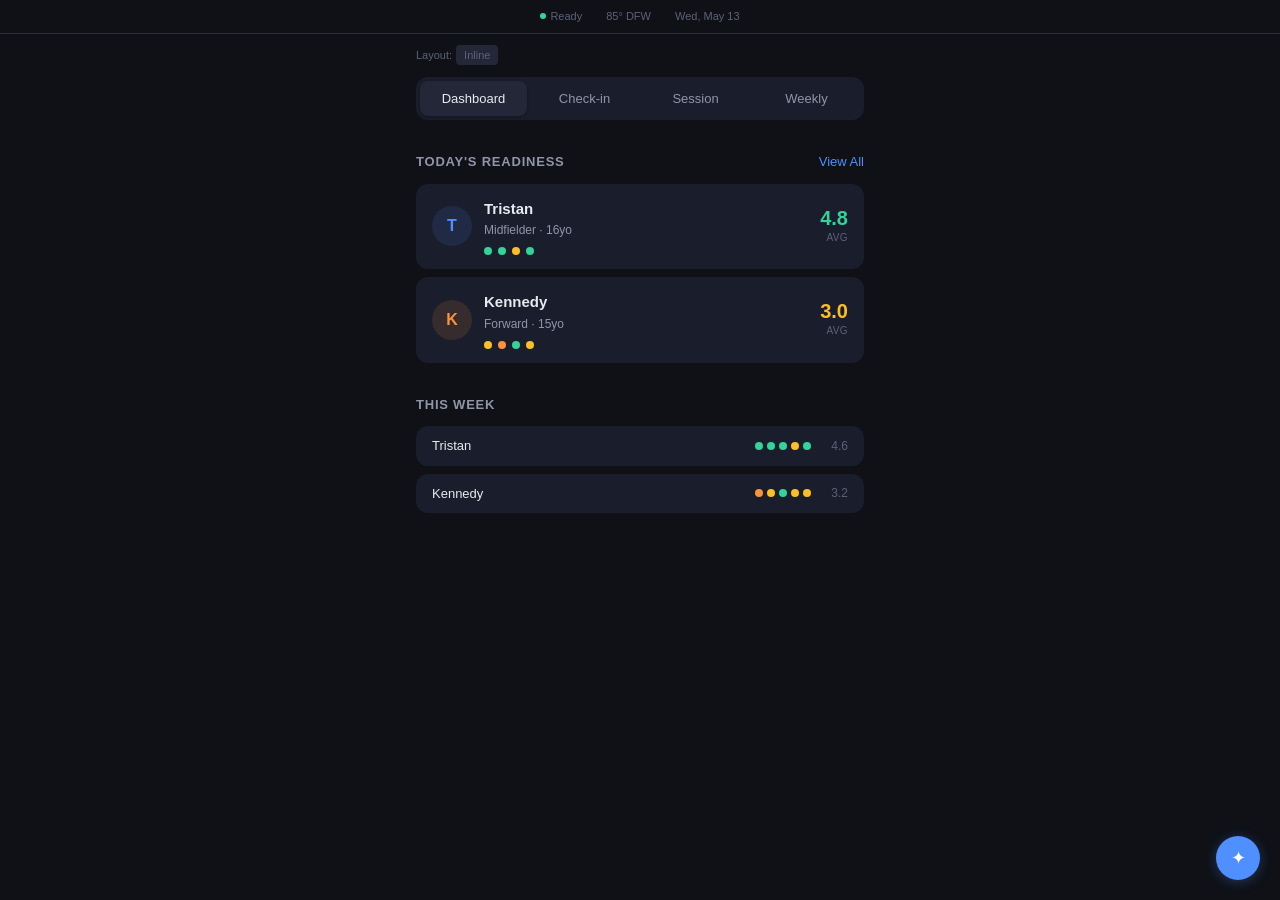
<file: design/Performance Coach v1.html>
<!DOCTYPE html>
<html lang="en">
<head>
<meta charset="UTF-8">
<meta name="viewport" content="width=device-width,initial-scale=1,viewport-fit=cover,user-scalable=no">
<meta name="apple-mobile-web-app-capable" content="yes">
<title>Performance Coach — Design Prototype</title>
<style>
/* ── Tokens ── */
:root {
  --bg: #0f1117;
  --card: #1a1d2b;
  --card-hover: #222638;
  --surface: #232738;
  --border: #2a2e3e;
  --text: #e8eaf0;
  --text-secondary: #9095a8;
  --text-muted: #5c6178;
  --accent: #4f8fff;
  --accent-dim: #2a4f8a;
  --green: #34d399;
  --green-bg: rgba(52,211,153,0.08);
  --yellow: #fbbf24;
  --yellow-bg: rgba(251,191,36,0.08);
  --orange: #fb923c;
  --orange-bg: rgba(251,146,60,0.08);
  --red: #f87171;
  --red-bg: rgba(248,113,113,0.08);
  --radius-sm: 8px;
  --radius-md: 12px;
  --radius-lg: 16px;
  --shadow: 0 1px 3px rgba(0,0,0,0.3);
  --font: -apple-system, BlinkMacSystemFont, 'SF Pro', 'Inter', sans-serif;
  --font-mono: 'SF Mono', 'JetBrains Mono', monospace;
  --density: 0;
  --accent-hue: 217;
  --accent-sat: 100%;
  --accent-light: 63%;
}
[data-density="compact"] {
  --density: -1;
}
[data-density="spacious"] {
  --density: 1;
}
[data-accent="green"] {
  --accent: #34d399;
}
[data-accent="orange"] {
  --accent: #fb923c;
}
[data-rating="pill"] .btn-rating {
  border-radius: 999px;
  min-width: 40px;
}
[data-rating="square"] .btn-rating {
  border-radius: 8px;
}
/* ── Reset ── */
*,*::before,*::after{box-sizing:border-box;margin:0;padding:0}
html{font-size:16px;-webkit-text-size-adjust:100%}
body{
  font-family:var(--font);
  background:var(--bg);
  color:var(--text);
  line-height:1.5;
  overflow-x:hidden;
  -webkit-font-smoothing:antialiased;
}
/* ── Layout ── */
.container{max-width:480px;margin:0 auto;padding:0 16px}
.section{margin-bottom:24px}
.section-header{
  display:flex;justify-content:space-between;align-items:baseline;
  margin-bottom:12px;padding-top:calc(16px + var(--density) * 8px);
}
.section-title{
  font-size:13px;font-weight:600;text-transform:uppercase;
  letter-spacing:0.06em;color:var(--text-secondary);
}
.section-action{
  font-size:13px;color:var(--accent);font-weight:500;cursor:pointer;
}
.section-action:hover{opacity:0.8}
/* ── Status Bar ── */
.status-bar{
  padding:8px 0;display:flex;justify-content:center;gap:24px;
  font-size:11px;font-weight:500;color:var(--text-muted);
  border-bottom:1px solid var(--border);margin-bottom:8px;
}
.status-bar span{display:flex;align-items:center;gap:4px}
.status-dot{width:6px;height:6px;border-radius:50%;display:inline-block}
/* ── Athlete Card (Dashboard) ── */
.athlete-row{
  display:flex;align-items:center;gap:12px;
  background:var(--card);border-radius:var(--radius-md);padding:14px 16px;
  margin-bottom:8px;cursor:pointer;transition:background 0.15s;
}
.athlete-row:active{background:var(--card-hover)}
.athlete-avatar{
  width:40px;height:40px;border-radius:50%;
  display:flex;align-items:center;justify-content:center;
  font-size:16px;font-weight:700;flex-shrink:0;
}
.athlete-info{flex:1;min-width:0}
.athlete-name{font-size:15px;font-weight:600}
.athlete-meta{font-size:12px;color:var(--text-secondary);margin-top:1px}
.athlete-status{text-align:right;flex-shrink:0}
.athlete-score{
  font-size:20px;font-weight:700;line-height:1;
}
.athlete-label{
  font-size:10px;text-transform:uppercase;letter-spacing:0.04em;
  color:var(--text-muted);margin-top:2px;
}
/* ── Readiness Badge ── */
.badge{
  display:inline-flex;align-items:center;gap:5px;
  padding:3px 10px;border-radius:999px;font-size:11px;font-weight:600;
}
.badge-green{background:var(--green-bg);color:var(--green)}
.badge-yellow{background:var(--yellow-bg);color:var(--yellow)}
.badge-orange{background:var(--orange-bg);color:var(--orange)}
.badge-red{background:var(--red-bg);color:var(--red)}
/* ── Metric Dots ── */
.metrics-row{
  display:flex;gap:6px;margin-top:8px;
}
.metric-dot{
  width:8px;height:8px;border-radius:50%;display:inline-block;
}
/* ── Check-in Screen ── */
.checkin-card{
  background:var(--card);border-radius:var(--radius-lg);padding:20px;
}
.checkin-athlete{
  display:flex;align-items:center;gap:10px;margin-bottom:16px;
}
.checkin-athlete-avatar{width:32px;height:32px;border-radius:50%}
.checkin-athlete-name{font-size:15px;font-weight:600}
.checkin-athlete-date{font-size:12px;color:var(--text-muted)}
.rating-group{
  margin-bottom:calc(16px + var(--density) * 4px);
}
.rating-label{
  display:flex;justify-content:space-between;align-items:center;
  font-size:14px;font-weight:500;margin-bottom:8px;
}
.rating-hint{font-size:12px;color:var(--text-secondary);font-weight:400}
.rating-scale{
  display:flex;gap:8px;
}
.btn-rating{
  flex:1;aspect-ratio:1;
  display:flex;align-items:center;justify-content:center;
  background:var(--surface);border:none;color:var(--text-secondary);
  font-size:15px;font-weight:600;border-radius:var(--radius-sm);
  cursor:pointer;transition:all 0.12s;min-height:48px;
  -webkit-tap-highlight-color:transparent;
}
.btn-rating:active{transform:scale(0.94)}
.btn-rating.selected{
  background:var(--accent-dim);color:var(--accent);box-shadow:0 0 0 1px var(--accent);
}
.btn-rating.selected.pill-selected{background:var(--accent);color:#fff;box-shadow:none}
.btn-rating.selected.energy{background:rgba(79,143,255,0.15);color:var(--accent);box-shadow:0 0 0 1px var(--accent)}
.btn-rating.selected.sleep{background:rgba(96,165,250,0.15);color:#60a5fa;box-shadow:0 0 0 1px #60a5fa}
.btn-rating.selected.soreness{background:rgba(251,146,60,0.15);color:var(--orange);box-shadow:0 0 0 1px var(--orange)}
.btn-rating.selected.motivation{background:rgba(52,211,153,0.15);color:var(--green);box-shadow:0 0 0 1px var(--green)}
.checkin-submit{
  width:100%;padding:14px;border:none;border-radius:var(--radius-md);
  background:var(--accent);color:#fff;font-size:16px;font-weight:600;
  cursor:pointer;margin-top:4px;transition:opacity 0.15s;
}
.checkin-submit:active{opacity:0.85}
.checkin-submit:disabled{opacity:0.4;cursor:default}
/* ── Session View ── */
.session-card{
  background:var(--card);border-radius:var(--radius-md);padding:16px;margin-bottom:8px;
}
.session-header{
  display:flex;justify-content:space-between;align-items:center;margin-bottom:10px;
}
.session-name{font-size:15px;font-weight:600}
.session-date{font-size:12px;color:var(--text-muted)}
.session-block{
  padding:10px 12px;border-radius:var(--radius-sm);
  margin-bottom:8px;font-size:13px;line-height:1.6;
}
.session-block.speed{background:rgba(79,143,255,0.06);border-left:3px solid var(--accent)}
.session-block.strength{background:rgba(52,211,153,0.06);border-left:3px solid var(--green)}
.session-block-title{font-size:12px;font-weight:600;text-transform:uppercase;letter-spacing:0.04em;margin-bottom:6px;color:var(--text-secondary)}
.session-exercise{padding:2px 0}
/* ── Weekly Summary ── */
.weekly-header{
  background:var(--card);border-radius:var(--radius-lg);padding:20px;
  margin-bottom:12px;text-align:center;
}
.weekly-athlete{font-size:17px;font-weight:700;margin-bottom:2px}
.weekly-dates{font-size:12px;color:var(--text-muted);margin-bottom:12px}
.weekly-stats{
  display:flex;justify-content:center;gap:24px;
}
.weekly-stat{
  text-align:center;
}
.weekly-stat-value{font-size:22px;font-weight:700}
.weekly-stat-label{font-size:11px;color:var(--text-muted);margin-top:1px}
.weekly-day{
  display:flex;align-items:center;gap:10px;
  background:var(--card);border-radius:var(--radius-sm);padding:10px 12px;
  margin-bottom:4px;
}
.weekly-day-label{font-size:13px;font-weight:500;width:50px;flex-shrink:0}
.weekly-day-dots{display:flex;gap:4px}
.weekly-day-note{font-size:12px;color:var(--text-secondary);flex:1;text-align:right}
.weekly-note{
  background:var(--card);border-radius:var(--radius-md);padding:14px 16px;margin-top:12px;
}
.weekly-note-title{font-size:13px;font-weight:600;margin-bottom:6px}
.weekly-note-text{font-size:13px;color:var(--text-secondary);line-height:1.6}
/* ── Tabs ── */
.tabs{
  display:flex;gap:4px;background:var(--card);border-radius:var(--radius-md);
  padding:4px;margin-bottom:16px;
}
.tab{
  flex:1;padding:10px;text-align:center;border-radius:var(--radius-sm);
  font-size:13px;font-weight:500;color:var(--text-secondary);
  cursor:pointer;transition:all 0.15s;border:none;background:transparent;
  -webkit-tap-highlight-color:transparent;
}
.tab.active{background:var(--surface);color:var(--text);box-shadow:var(--shadow)}
/* ── Tweaks ── */
.tweaks-toggle{
  position:fixed;bottom:20px;right:20px;z-index:100;
  width:44px;height:44px;border-radius:50%;border:none;
  background:var(--accent);color:#fff;font-size:18px;
  cursor:pointer;box-shadow:0 2px 12px rgba(79,143,255,0.3);
  display:flex;align-items:center;justify-content:center;
  -webkit-tap-highlight-color:transparent;
}
.tweaks-panel{
  position:fixed;bottom:0;left:0;right:0;z-index:99;
  background:var(--card);border-radius:var(--radius-lg) var(--radius-lg) 0 0;
  padding:20px;padding-bottom:calc(20px + env(safe-area-inset-bottom));
  transform:translateY(100%);transition:transform 0.3s cubic-bezier(0.16,1,0.3,1);
  max-height:60vh;overflow-y:auto;
}
.tweaks-panel.open{transform:translateY(0)}
.tweaks-handle{
  width:36px;height:4px;background:var(--border);border-radius:2px;
  margin:0 auto 16px;
}
.tweaks-label{font-size:12px;font-weight:600;text-transform:uppercase;letter-spacing:0.05em;color:var(--text-secondary);margin-bottom:8px}
.tweaks-row{display:flex;gap:8px;margin-bottom:16px;flex-wrap:wrap}
.tweak-btn{
  padding:8px 16px;border-radius:999px;border:1px solid var(--border);
  background:transparent;color:var(--text-secondary);font-size:13px;font-weight:500;
  cursor:pointer;transition:all 0.12s;
}
.tweak-btn.active{border-color:var(--accent);color:var(--accent);background:rgba(79,143,255,0.08)}
/* ── Variant Switch ── */
.variant-badge{
  display:inline-flex;align-items:center;gap:4px;
  font-size:11px;color:var(--text-muted);margin-bottom:12px;
}
.variant-badge span{
  background:var(--surface);padding:2px 8px;border-radius:4px;font-weight:500;
}
</style>
</head>
<body>

<!-- Status Bar -->
<div class="status-bar">
  <span><span class="status-dot" style="background:var(--green)"></span> Ready</span>
  <span>85° DFW</span>
  <span>Wed, May 13</span>
</div>

<div class="container">
  <div class="variant-badge">Layout: <span id="variantLabel">Inline</span></div>

  <!-- Tabs -->
  <div class="tabs" id="tabs">
    <button class="tab active" data-tab="dashboard">Dashboard</button>
    <button class="tab" data-tab="checkin">Check-in</button>
    <button class="tab" data-tab="session">Session</button>
    <button class="tab" data-tab="weekly">Weekly</button>
  </div>

  <!-- ═══ DASHBOARD ═══ -->
  <div class="tab-content" id="panel-dashboard">
    <div class="section">
      <div class="section-header">
        <div class="section-title">Today's Readiness</div>
        <div class="section-action">View All</div>
      </div>

      <div class="athlete-row">
        <div class="athlete-avatar" style="background:rgba(79,143,255,0.12);color:var(--accent)">T</div>
        <div class="athlete-info">
          <div class="athlete-name">Tristan</div>
          <div class="athlete-meta">Midfielder · 16yo</div>
          <div class="metrics-row">
            <span class="metric-dot" style="background:var(--green)" title="Energy 5"></span>
            <span class="metric-dot" style="background:var(--green)" title="Sleep 4"></span>
            <span class="metric-dot" style="background:var(--yellow)" title="Soreness 3"></span>
            <span class="metric-dot" style="background:var(--green)" title="Motivation 5"></span>
          </div>
        </div>
        <div class="athlete-status">
          <div class="athlete-score" style="color:var(--green)">4.8</div>
          <div class="athlete-label">avg</div>
        </div>
      </div>

      <div class="athlete-row">
        <div class="athlete-avatar" style="background:rgba(251,146,60,0.12);color:var(--orange)">K</div>
        <div class="athlete-info">
          <div class="athlete-name">Kennedy</div>
          <div class="athlete-meta">Forward · 15yo</div>
          <div class="metrics-row">
            <span class="metric-dot" style="background:var(--yellow)" title="Energy 3"></span>
            <span class="metric-dot" style="background:var(--orange)" title="Sleep 2"></span>
            <span class="metric-dot" style="background:var(--green)" title="Soreness 4"></span>
            <span class="metric-dot" style="background:var(--yellow)" title="Motivation 3"></span>
          </div>
        </div>
        <div class="athlete-status">
          <div class="athlete-score" style="color:var(--yellow)">3.0</div>
          <div class="athlete-label">avg</div>
        </div>
      </div>

      <!-- Week trend mini -->
      <div style="margin-top:16px">
        <div class="section-header">
          <div class="section-title">This Week</div>
        </div>
        <div class="athlete-row" style="padding:10px 16px">
          <div style="flex:1;font-size:13px">Tristan</div>
          <div style="display:flex;gap:4px">
            <span class="metric-dot" style="background:var(--green)"></span>
            <span class="metric-dot" style="background:var(--green)"></span>
            <span class="metric-dot" style="background:var(--green)"></span>
            <span class="metric-dot" style="background:var(--yellow)"></span>
            <span class="metric-dot" style="background:var(--green)"></span>
          </div>
          <div style="font-size:12px;color:var(--text-muted);margin-left:8px">4.6</div>
        </div>
        <div class="athlete-row" style="padding:10px 16px">
          <div style="flex:1;font-size:13px">Kennedy</div>
          <div style="display:flex;gap:4px">
            <span class="metric-dot" style="background:var(--orange)"></span>
            <span class="metric-dot" style="background:var(--yellow)"></span>
            <span class="metric-dot" style="background:var(--green)"></span>
            <span class="metric-dot" style="background:var(--yellow)"></span>
            <span class="metric-dot" style="background:var(--yellow)"></span>
          </div>
          <div style="font-size:12px;color:var(--text-muted);margin-left:8px">3.2</div>
        </div>
      </div>
    </div>
  </div>

  <!-- ═══ CHECK-IN ═══ -->
  <div class="tab-content" id="panel-checkin" style="display:none">
    <div class="section">
      <div class="section-header">
        <div class="section-title">Evening Check-in</div>
      </div>
      <div class="checkin-card" id="variantContainer">
        <!-- Inline variant rendered by JS -->
      </div>
    </div>
  </div>

  <!-- ═══ SESSION ═══ -->
  <div class="tab-content" id="panel-session" style="display:none">
    <div class="section">
      <div class="section-header">
        <div class="section-title">Today's Plan</div>
        <div class="section-action">May 13</div>
      </div>

      <div class="session-card">
        <div class="session-header">
          <div class="session-name">ATG Warm-up</div>
          <span class="badge badge-green">Complete</span>
        </div>
        <div style="font-size:13px;color:var(--text-secondary);padding:4px 0">
          10 min · Coach-led
        </div>
      </div>

      <div class="session-card">
        <div class="session-header">
          <div class="session-name">Speed Block</div>
          <span class="badge badge-yellow">Today</span>
        </div>
        <div class="session-block speed">
          <div class="session-block-title">Linear Speed</div>
          <div class="session-exercise">3x20m acceleration · rest 90s</div>
          <div class="session-exercise">3x30m fly-in · rest 2min</div>
        </div>
        <div class="session-block speed">
          <div class="session-block-title">Change of Direction</div>
          <div class="session-exercise">4x pro-agility · rest 60s</div>
        </div>
      </div>

      <div class="session-card">
        <div class="session-header">
          <div class="session-name">Strength Block</div>
          <span class="badge badge-yellow">Today</span>
        </div>
        <div class="session-block strength">
          <div class="session-block-title">Main Lift</div>
          <div class="session-exercise">Front squat · 3x5 @ RPE 7</div>
        </div>
        <div class="session-block strength">
          <div class="session-block-title">Accessory</div>
          <div class="session-exercise">Bulgarian split squat · 3x8/side</div>
          <div class="session-exercise">Nordic curl · 3x6</div>
          <div class="session-exercise">Core circuit · 3 rounds</div>
        </div>
      </div>
    </div>
  </div>

  <!-- ═══ WEEKLY ═══ -->
  <div class="tab-content" id="panel-weekly" style="display:none">
    <div class="section">
      <div class="weekly-header">
        <div class="weekly-athlete" style="color:var(--accent)">Tristan</div>
        <div class="weekly-dates">May 4–10, 2026</div>
        <div class="weekly-stats">
          <div class="weekly-stat">
            <div class="weekly-stat-value" style="color:var(--green)">4.3</div>
            <div class="weekly-stat-label">avg readiness</div>
          </div>
          <div class="weekly-stat">
            <div class="weekly-stat-value" style="color:var(--green)">+0.2</div>
            <div class="weekly-stat-label">vs last week</div>
          </div>
          <div class="weekly-stat">
            <div class="weekly-stat-value">3/3</div>
            <div class="weekly-stat-label">sessions</div>
          </div>
        </div>
      </div>

      <div class="weekly-day">
        <div class="weekly-day-label">Mon</div>
        <div class="weekly-day-dots">
          <span class="metric-dot" style="background:var(--green)"></span>
          <span class="metric-dot" style="background:var(--green)"></span>
          <span class="metric-dot" style="background:var(--yellow)"></span>
          <span class="metric-dot" style="background:var(--green)"></span>
        </div>
        <div class="weekly-day-note">4.5 · Speed day</div>
      </div>
      <div class="weekly-day">
        <div class="weekly-day-label">Wed</div>
        <div class="weekly-day-dots">
          <span class="metric-dot" style="background:var(--green)"></span>
          <span class="metric-dot" style="background:var(--green)"></span>
          <span class="metric-dot" style="background:var(--green)"></span>
          <span class="metric-dot" style="background:var(--green)"></span>
        </div>
        <div class="weekly-day-note">4.8 · Strength day</div>
      </div>
      <div class="weekly-day">
        <div class="weekly-day-label">Fri</div>
        <div class="weekly-day-dots">
          <span class="metric-dot" style="background:var(--green)"></span>
          <span class="metric-dot" style="background:var(--yellow)"></span>
          <span class="metric-dot" style="background:var(--yellow)"></span>
          <span class="metric-dot" style="background:var(--green)"></span>
        </div>
        <div class="weekly-day-note">3.8 · Light soreness</div>
      </div>

      <div class="weekly-note">
        <div class="weekly-note-title">Coach Note</div>
        <div class="weekly-note-text">Solid week. Tristan's linear acceleration is improving — his 20m splits dropped another 0.1s. Soreness crept up Friday but he managed well. Focus next week: maintain sleep on school nights.</div>
      </div>
    </div>
  </div>
</div>

<!-- ═══ TWEAKS ═══ -->
<button class="tweaks-toggle" id="tweaksToggle" aria-label="Design tweaks">✦</button>
<div class="tweaks-panel" id="tweaksPanel">
  <div class="tweaks-handle"></div>
  <div class="tweaks-label">Layout Variant</div>
  <div class="tweaks-row">
    <button class="tweak-btn active" data-variant="inline">Inline</button>
    <button class="tweak-btn" data-variant="vertical">Vertical</button>
    <button class="tweak-btn" data-variant="emoji">Emoji</button>
  </div>
  <div class="tweaks-label">Density</div>
  <div class="tweaks-row">
    <button class="tweak-btn" data-density="compact">Compact</button>
    <button class="tweak-btn active" data-density="default">Default</button>
    <button class="tweak-btn" data-density="spacious">Spacious</button>
  </div>
  <div class="tweaks-label">Accent Color</div>
  <div class="tweaks-row">
    <button class="tweak-btn active" data-accent="blue">Blue</button>
    <button class="tweak-btn" data-accent="green">Green</button>
    <button class="tweak-btn" data-accent="orange">Orange</button>
  </div>
  <div class="tweaks-label">Rating Button Style</div>
  <div class="tweaks-row">
    <button class="tweak-btn active" data-rating="pill">Pill</button>
    <button class="tweak-btn" data-rating="square">Square</button>
  </div>
</div>

<script>
// ── Tab switching ──
document.querySelectorAll('.tab').forEach(tab => {
  tab.addEventListener('click', () => {
    document.querySelectorAll('.tab').forEach(t => t.classList.remove('active'));
    tab.classList.add('active');
    document.querySelectorAll('.tab-content').forEach(p => p.style.display = 'none');
    document.getElementById('panel-' + tab.dataset.tab).style.display = 'block';
  });
});

// ── Check-in variants (Inline vs Vertical vs Emoji) ──
const RATING_GROUPS = [
  { id:'energy', label:'Energy', hint:'How awake do you feel?', emoji:'⚡' },
  { id:'sleep', label:'Sleep', hint:'How well did you sleep?', emoji:'🌙' },
  { id:'soreness', label:'Soreness', hint:'How sore are you?', emoji:'🔥' },
  { id:'motivation', label:'Motivation', hint:'How ready to train?', emoji:'💪' },
];

function renderInline() {
  document.getElementById('variantLabel').textContent = 'Inline';
  let html = `
    <div class="checkin-athlete">
      <div class="checkin-athlete-avatar" style="background:rgba(79,143,255,0.12);color:var(--accent);display:flex;align-items:center;justify-content:center;font-weight:700;font-size:14px">T</div>
      <div>
        <div class="checkin-athlete-name">Tristan</div>
        <div class="checkin-athlete-date">Tonight · before bed</div>
      </div>
    </div>`;
  RATING_GROUPS.forEach(r => {
    html += `<div class="rating-group">
      <div class="rating-label">
        <span>${r.label}</span>
        <span class="rating-hint">${r.hint}</span>
      </div>
      <div class="rating-scale" data-group="${r.id}">
        ${[1,2,3,4,5].map(n =>
          `<button class="btn-rating ${r.id}" data-group="${r.id}" data-val="${n}">${n}</button>`
        ).join('')}
      </div>
    </div>`;
  });
  html += `<button class="checkin-submit" disabled>Submit Check-in</button>`;
  document.getElementById('variantContainer').innerHTML = html;
  wireRatings();
}

function renderVertical() {
  document.getElementById('variantLabel').textContent = 'Vertical';
  let html = `
    <div class="checkin-athlete">
      <div class="checkin-athlete-avatar" style="background:rgba(79,143,255,0.12);color:var(--accent);display:flex;align-items:center;justify-content:center;font-weight:700;font-size:14px">T</div>
      <div>
        <div class="checkin-athlete-name">Tristan</div>
        <div class="checkin-athlete-date">Tonight · before bed</div>
      </div>
    </div>`;
  RATING_GROUPS.forEach(r => {
    html += `<div class="rating-group">
      <div class="rating-label"><span>${r.label}</span></div>
      <div class="rating-scale" style="flex-direction:column;gap:4px" data-group="${r.id}">
        ${[1,2,3,4,5].map(n => {
          const labels = ['Very Low','Low','Okay','Good','Great'];
          return `<button class="btn-rating ${r.id}" data-group="${r.id}" data-val="${n}" style="aspect-ratio:auto;flex:none;justify-content:space-between;padding:10px 14px">
            <span>${n}</span>
            <span style="font-weight:400;font-size:12px">${labels[n-1]}</span>
          </button>`;
        }).join('')}
      </div>
    </div>`;
  });
  html += `<button class="checkin-submit" disabled>Submit Check-in</button>`;
  document.getElementById('variantContainer').innerHTML = html;
  wireRatings();
}

function renderEmoji() {
  document.getElementById('variantLabel').textContent = 'Emoji';
  let html = `
    <div class="checkin-athlete">
      <div class="checkin-athlete-avatar" style="background:rgba(79,143,255,0.12);color:var(--accent);display:flex;align-items:center;justify-content:center;font-weight:700;font-size:14px">T</div>
      <div>
        <div class="checkin-athlete-name">Tristan</div>
        <div class="checkin-athlete-date">Tonight · before bed</div>
      </div>
    </div>`;
  const emojis = {
    energy: ['😴','😐','🙂','⚡','🔥'],
    sleep: ['💤','😪','😐','😊','🌙'],
    soreness: ['😖','😣','😐','🙂','💪'],
    motivation: ['😞','😐','🙂','💪','🚀'],
  };
  RATING_GROUPS.forEach(r => {
    html += `<div class="rating-group">
      <div class="rating-label">
        <span>${r.emoji} ${r.label}</span>
      </div>
      <div class="rating-scale" data-group="${r.id}">
        ${[1,2,3,4,5].map((n,i) =>
          `<button class="btn-rating ${r.id}" data-group="${r.id}" data-val="${n}" style="font-size:22px">${emojis[r.id][i]}</button>`
        ).join('')}
      </div>
    </div>`;
  });
  html += `<button class="checkin-submit" disabled>Submit Check-in</button>`;
  document.getElementById('variantContainer').innerHTML = html;
  wireRatings(true);
}

function wireRatings(isEmoji) {
  document.querySelectorAll('.btn-rating').forEach(btn => {
    btn.addEventListener('click', () => {
      const group = btn.dataset.group;
      document.querySelectorAll(`.btn-rating[data-group="${group}"]`).forEach(b => {
        b.classList.remove('selected','pill-selected','energy','sleep','soreness','motivation');
      });
      btn.classList.add('selected');
      // Check if any group unselected
      let allSelected = true;
      document.querySelectorAll('.rating-scale').forEach(s => {
        if (!s.querySelector('.selected')) allSelected = false;
      });
      document.querySelector('.checkin-submit').disabled = !allSelected;
    });
  });
}

// ── Variant switching ──
document.querySelectorAll('[data-variant]').forEach(btn => {
  btn.addEventListener('click', () => {
    document.querySelectorAll('[data-variant]').forEach(b => b.classList.remove('active'));
    btn.classList.add('active');
    const v = btn.dataset.variant;
    if (v === 'inline') renderInline();
    if (v === 'vertical') renderVertical();
    if (v === 'emoji') renderEmoji();
  });
});

// ── Density ──
document.querySelectorAll('[data-density]').forEach(btn => {
  btn.addEventListener('click', () => {
    document.querySelectorAll('[data-density]').forEach(b => b.classList.remove('active'));
    btn.classList.add('active');
    document.documentElement.dataset.density = btn.dataset.density;
  });
});

// ── Accent ──
document.querySelectorAll('[data-accent]').forEach(btn => {
  btn.addEventListener('click', () => {
    document.querySelectorAll('[data-accent]').forEach(b => b.classList.remove('active'));
    btn.classList.add('active');
    document.documentElement.dataset.accent = btn.dataset.accent;
  });
});

// ── Rating style ──
document.querySelectorAll('[data-rating]').forEach(btn => {
  btn.addEventListener('click', () => {
    document.querySelectorAll('[data-rating]').forEach(b => b.classList.remove('active'));
    btn.classList.add('active');
    document.documentElement.dataset.rating = btn.dataset.rating;
  });
});

// ── Tweaks panel ──
document.getElementById('tweaksToggle').addEventListener('click', () => {
  document.getElementById('tweaksPanel').classList.toggle('open');
});
document.getElementById('tweaksPanel').addEventListener('click', (e) => {
  if (e.target === document.getElementById('tweaksPanel')) {
    document.getElementById('tweaksPanel').classList.remove('open');
  }
});

// ── Init ──
renderInline();
</script>
</body>
</html>
</file>
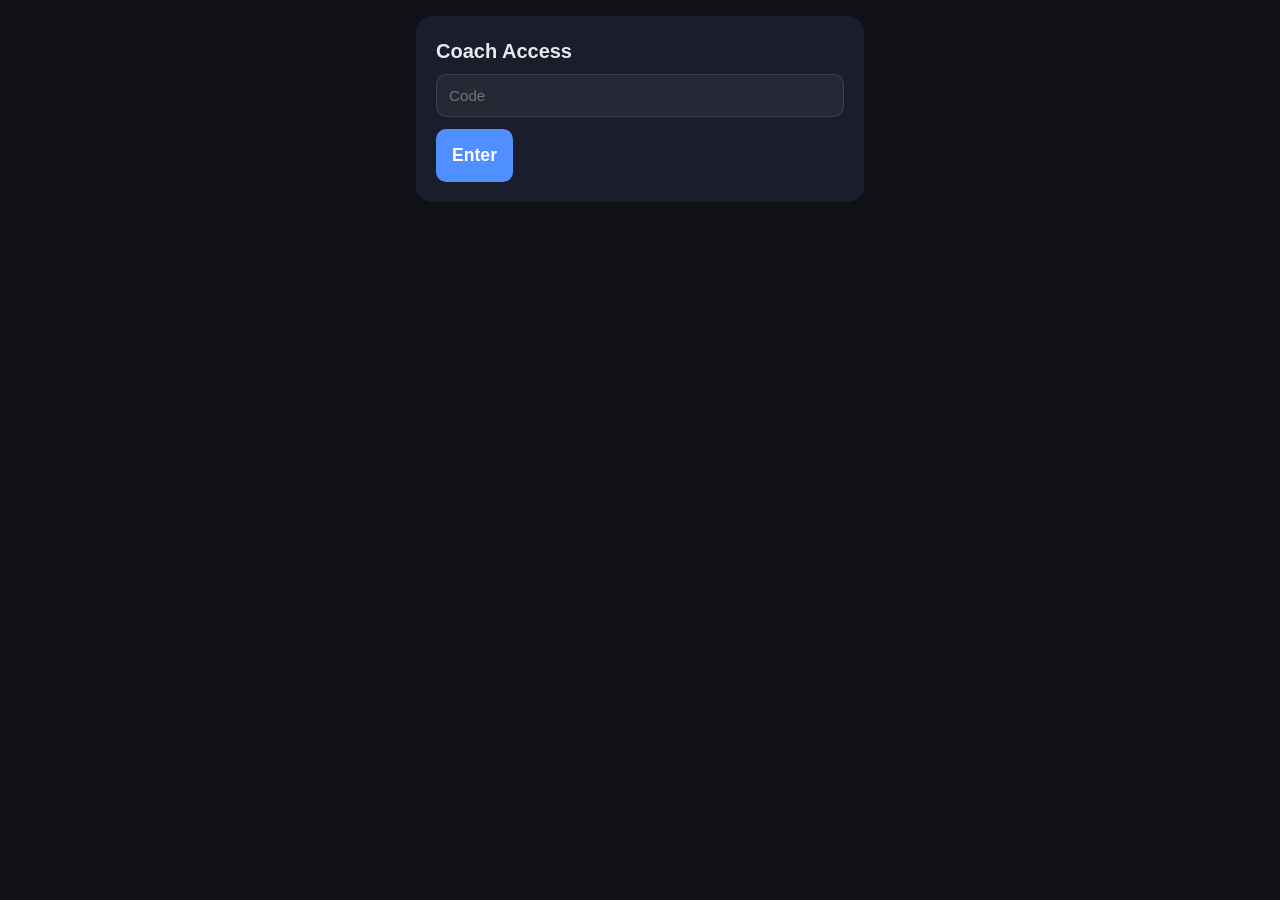
<file: static/coach.html>
<!DOCTYPE html>
<html lang="en">
<head>
<meta charset="UTF-8">
<meta name="viewport" content="width=device-width,initial-scale=1,viewport-fit=cover">
<title>Coach Dashboard</title>
<link rel="stylesheet" href="/static/style.css">
</head>
<body>
<div class="container" id="app"></div>
<script>
const params = new URLSearchParams(location.search);
const t = params.get('t') || '';
if (t !== 'coach2026') {
  document.getElementById('app').innerHTML = `<div class="card"><h2>Coach Access</h2><form onsubmit="event.preventDefault(); location.href='/coach/dashboard?t='+document.getElementById('ct').value"><input id="ct" type="password" placeholder="Code" style="padding:12px;width:100%;margin-bottom:12px"><button class="btn-primary btn-large">Enter</button></form></div>`;
} else {
  loadDashboard();
}

async function loadDashboard() {
  const [alerts, session] = await Promise.all([
    fetch('/api/alerts/open'),
    fetch('/api/session/today')
  ]);
  const aData = await alerts.json();
  const sData = await session.json();

  let html = `<div class="card"><h2>Coach Dashboard</h2>`;
  // Alerts banner
  if (aData.length) {
    html += `<div class="alert-banner"><a href="/coach/alerts?t=${t}" class="alert-link">⚠️ ${aData.length} open alert(s)</a></div>`;
  }
  // Athlete cards
  for (const [id, name] of [['A01','Tristan'], ['B02','Kennedy']]) {
    const r = await fetch('/api/today/' + id);
    const rd = await r.json();
    const detail = await fetch('/api/athlete/' + id);
    const dd = await detail.json();
    html += `<div class="athlete-card"><div class="athlete-header"><strong>${name}</strong><a href="/coach/athlete?t=${t}&id=${id}" class="btn-small">Detail</a></div>`;
    if (rd.checked_in) {
      html += `<div class="readiness-display ${rd.category.toLowerCase()}"><span class="big-category">${rd.category}</span><span class="big-score">${rd.score}/100</span></div>`;
      const latest = dd.readiness && dd.readiness.length ? dd.readiness[dd.readiness.length-1] : null;
      if (latest) html += `<div class="readiness-detail">Sleep ${latest.sleep_score} · Energy ${latest.energy_score} · Soreness ${latest.soreness_score} · ${latest.body_feel}${latest.pain_flag ? ' · ⚠️ Pain' : ''}</div>`;
    } else {
      html += `<p class="pending">No check-in yet</p>`;
    }
    html += `</div>`;
  }
  // Session
  html += `<h3>Today's Session</h3>`;
  if (sData.has_session) {
    html += `<div class="session-preview"><strong>${sData.name}</strong><p>${sData.focus || ''}</p></div>`;
  } else {
    html += `<p class="pending">No session planned</p>`;
  }
  html += `<div class="btn-row"><a href="/coach/session-builder?t=${t}" class="btn-primary">Create Session</a><a href="/coach/report/A01?t=${t}" class="btn-secondary">Report: Athlete 1</a><a href="/coach/report/B02?t=${t}" class="btn-secondary">Report: Athlete 2</a></div></div>`;
  document.getElementById('app').innerHTML = html;
}
</script>
</body>
</html>
</file>
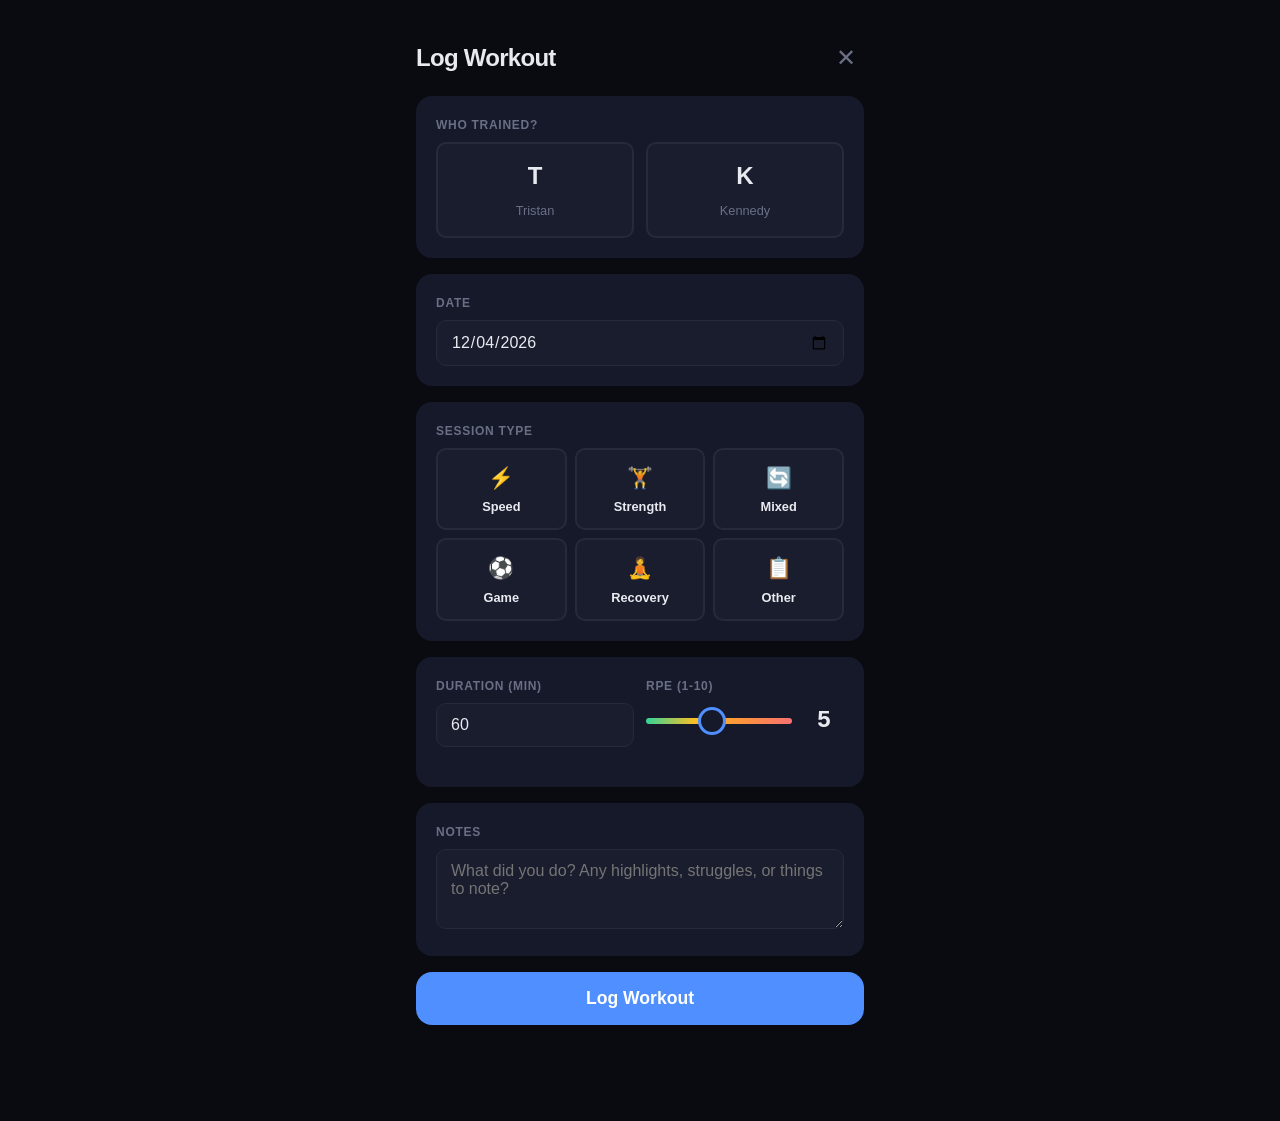
<file: static/log-workout.html>
<!DOCTYPE html>
<html lang="en">
<head>
<meta charset="UTF-8">
<meta name="viewport" content="width=device-width,initial-scale=1,viewport-fit=cover">
<meta name="apple-mobile-web-app-capable" content="yes">
<meta name="apple-mobile-web-app-status-bar-style" content="black-translucent">
<meta name="theme-color" content="#0a0b10">
<title>Log Workout</title>
<style>
  :root {
    --bg: #0a0b10;
    --card: #16192a;
    --card-hover: #1e2238;
    --text: #e8eaf0;
    --text-dim: #6a6f85;
    --accent: #4f8fff;
    --green: #34d399;
    --yellow: #fbbf24;
    --orange: #fb923c;
    --red: #f87171;
    --radius: 16px;
    --radius-sm: 10px;
    --font: -apple-system, BlinkMacSystemFont, 'Segoe UI', Roboto, Helvetica, sans-serif;
  }
  * { box-sizing: border-box; margin: 0; padding: 0; }
  html { font-size: 16px; -webkit-text-size-adjust: 100%; }
  body {
    font-family: var(--font);
    background: var(--bg);
    color: var(--text);
    line-height: 1.5;
    min-height: 100dvh;
  }
  .container {
    max-width: 480px;
    margin: 0 auto;
    padding: 16px;
    padding-bottom: 96px;
  }

  /* ── Header ── */
  .header {
    display: flex;
    align-items: center;
    justify-content: space-between;
    padding: 20px 0 16px;
  }
  .header h1 {
    font-size: 1.5rem;
    font-weight: 800;
    letter-spacing: -0.03em;
  }
  .header .close {
    color: var(--text-dim);
    font-size: 1.5rem;
    text-decoration: none;
    padding: 4px 8px;
  }

  /* ── Card ── */
  .card {
    background: var(--card);
    border-radius: var(--radius);
    padding: 20px;
    margin-bottom: 16px;
  }

  /* ── Form elements ── */
  .form-group { margin-bottom: 20px; }
  .form-group:last-child { margin-bottom: 0; }
  .form-label {
    display: block;
    font-size: 0.75rem;
    font-weight: 600;
    text-transform: uppercase;
    letter-spacing: 0.06em;
    color: var(--text-dim);
    margin-bottom: 8px;
  }
  select, input[type="date"], input[type="number"], textarea {
    width: 100%;
    background: #1a1d2e;
    border: 1px solid #262a3d;
    border-radius: var(--radius-sm);
    padding: 12px 14px;
    font-size: 1rem;
    font-family: var(--font);
    color: var(--text);
    outline: none;
    transition: border-color 0.2s;
    -webkit-appearance: none;
    appearance: none;
  }
  select:focus, input:focus, textarea:focus {
    border-color: var(--accent);
  }
  textarea {
    resize: vertical;
    min-height: 80px;
  }

  /* ── Athlete chips ── */
  .athlete-chips {
    display: flex;
    gap: 12px;
  }
  .athlete-chip {
    flex: 1;
    padding: 14px;
    text-align: center;
    border-radius: var(--radius-sm);
    border: 2px solid #262a3d;
    background: #1a1d2e;
    font-size: 1rem;
    font-weight: 600;
    cursor: pointer;
    transition: all 0.2s;
    user-select: none;
    -webkit-tap-highlight-color: transparent;
  }
  .athlete-chip.selected {
    border-color: var(--accent);
    background: oklch(0.25 0.06 260 / 0.4);
  }
  .athlete-chip .initials {
    display: block;
    font-size: 1.5rem;
    margin-bottom: 4px;
  }
  .athlete-chip .name {
    font-size: 0.8rem;
    color: var(--text-dim);
    font-weight: 500;
  }

  /* ── Session type grid ── */
  .type-grid {
    display: grid;
    grid-template-columns: 1fr 1fr 1fr;
    gap: 8px;
  }
  .type-btn {
    padding: 12px 8px;
    text-align: center;
    border-radius: var(--radius-sm);
    border: 2px solid #262a3d;
    background: #1a1d2e;
    font-size: 0.8rem;
    font-weight: 600;
    cursor: pointer;
    transition: all 0.2s;
    user-select: none;
    -webkit-tap-highlight-color: transparent;
  }
  .type-btn.selected {
    border-color: var(--accent);
    background: oklch(0.25 0.06 260 / 0.4);
  }
  .type-btn .emoji {
    display: block;
    font-size: 1.3rem;
    margin-bottom: 4px;
  }

  /* ── RPE Slider ── */
  .rpe-row {
    display: flex;
    align-items: center;
    gap: 12px;
  }
  input[type="range"] {
    flex: 1;
    -webkit-appearance: none;
    appearance: none;
    height: 6px;
    border: none;
    border-radius: 3px;
    background: linear-gradient(to right, var(--green), var(--yellow), var(--orange), var(--red));
    outline: none;
    padding: 0;
  }
  input[type="range"]::-webkit-slider-thumb {
    -webkit-appearance: none;
    width: 28px;
    height: 28px;
    border-radius: 50%;
    background: var(--card);
    border: 3px solid var(--accent);
    cursor: pointer;
  }
  .rpe-value {
    font-size: 1.5rem;
    font-weight: 700;
    min-width: 40px;
    text-align: center;
    font-family: 'JetBrains Mono', monospace;
  }

  /* ── Submit ── */
  .btn-submit {
    width: 100%;
    padding: 16px;
    border: none;
    border-radius: var(--radius);
    background: var(--accent);
    color: #fff;
    font-size: 1.1rem;
    font-weight: 700;
    cursor: pointer;
    transition: all 0.2s;
    -webkit-tap-highlight-color: transparent;
  }
  .btn-submit:active {
    transform: scale(0.97);
    opacity: 0.9;
  }
  .btn-submit:disabled {
    opacity: 0.4;
    cursor: not-allowed;
  }

  /* ── Toast ── */
  .toast {
    position: fixed;
    bottom: 24px;
    left: 50%;
    transform: translateX(-50%);
    background: var(--green);
    color: #000;
    padding: 12px 24px;
    border-radius: var(--radius);
    font-weight: 600;
    font-size: 0.9rem;
    opacity: 0;
    transition: opacity 0.3s;
    pointer-events: none;
    z-index: 100;
  }
  .toast.show { opacity: 1; }

  /* ── Duration + RPE in one row ── */
  .row-2 {
    display: grid;
    grid-template-columns: 1fr 1fr;
    gap: 12px;
  }
</style>
</head>
<body>

<div class="container">
  <div class="header">
    <h1>Log Workout</h1>
    <a href="/" class="close">✕</a>
  </div>

  <form id="log-form">
    <!-- Athlete -->
    <div class="card">
      <div class="form-label">Who trained?</div>
      <div class="athlete-chips">
        <div class="athlete-chip" data-athlete="tristan" onclick="selectAthlete(this)">
          <span class="initials">T</span>
          <span class="name">Tristan</span>
        </div>
        <div class="athlete-chip" data-athlete="kennedy" onclick="selectAthlete(this)">
          <span class="initials">K</span>
          <span class="name">Kennedy</span>
        </div>
      </div>
    </div>

    <!-- Date -->
    <div class="card">
      <div class="form-group">
        <div class="form-label">Date</div>
        <input type="date" id="log-date">
      </div>
    </div>

    <!-- Session Type -->
    <div class="card">
      <div class="form-label">Session type</div>
      <div class="type-grid">
        <div class="type-btn" data-type="speed" onclick="selectType(this)">
          <span class="emoji">⚡</span>Speed
        </div>
        <div class="type-btn" data-type="strength" onclick="selectType(this)">
          <span class="emoji">🏋️</span>Strength
        </div>
        <div class="type-btn" data-type="mixed" onclick="selectType(this)">
          <span class="emoji">🔄</span>Mixed
        </div>
        <div class="type-btn" data-type="game" onclick="selectType(this)">
          <span class="emoji">⚽</span>Game
        </div>
        <div class="type-btn" data-type="recovery" onclick="selectType(this)">
          <span class="emoji">🧘</span>Recovery
        </div>
        <div class="type-btn" data-type="other" onclick="selectType(this)">
          <span class="emoji">📋</span>Other
        </div>
      </div>
    </div>

    <!-- Duration + RPE -->
    <div class="card">
      <div class="row-2">
        <div class="form-group">
          <div class="form-label">Duration (min)</div>
          <input type="number" id="duration" min="1" max="300" value="60" step="5">
        </div>
        <div class="form-group">
          <div class="form-label">RPE (1-10)</div>
          <div class="rpe-row">
            <input type="range" id="rpe" min="1" max="10" value="5" oninput="updateRpe(this.value)">
            <span class="rpe-value" id="rpe-display">5</span>
          </div>
        </div>
      </div>
    </div>

    <!-- Notes -->
    <div class="card">
      <div class="form-group">
        <div class="form-label">Notes</div>
        <textarea id="notes" placeholder="What did you do? Any highlights, struggles, or things to note?"></textarea>
      </div>
    </div>

    <button type="submit" class="btn-submit" id="submit-btn">Log Workout</button>
  </form>
</div>

<div class="toast" id="toast"></div>

<script>
// ── Set default date ──
document.getElementById('log-date').valueAsDate = new Date();

// ── Athlete selection ──
let selectedAthlete = null;
function selectAthlete(el) {
  document.querySelectorAll('.athlete-chip').forEach(c => c.classList.remove('selected'));
  el.classList.add('selected');
  selectedAthlete = el.dataset.athlete;
}

// ── Type selection ──
let selectedType = null;
function selectType(el) {
  document.querySelectorAll('.type-btn').forEach(c => c.classList.remove('selected'));
  el.classList.add('selected');
  selectedType = el.dataset.type;
}

// ── RPE display ──
function updateRpe(v) {
  document.getElementById('rpe-display').textContent = v;
}

// ── Submit ──
document.getElementById('log-form').addEventListener('submit', async (e) => {
  e.preventDefault();
  const btn = document.getElementById('submit-btn');
  btn.disabled = true;
  btn.textContent = 'Saving...';

  if (!selectedAthlete) { showToast('Pick who trained', '#f87171'); btn.disabled = false; btn.textContent = 'Log Workout'; return; }
  if (!selectedType) { showToast('Pick a session type', '#f87171'); btn.disabled = false; btn.textContent = 'Log Workout'; return; }

  const body = {
    athlete_id: selectedAthlete,
    date: document.getElementById('log-date').value,
    session_type: selectedType,
    duration_min: parseInt(document.getElementById('duration').value) || 60,
    rpe: parseInt(document.getElementById('rpe').value) || 5,
    notes: document.getElementById('notes').value || null,
  };

  try {
    const res = await fetch('/api/v1/log/workout', {
      method: 'POST',
      headers: { 'Content-Type': 'application/json' },
      body: JSON.stringify(body),
    });
    if (!res.ok) {
      const err = await res.json();
      throw new Error(err.detail || 'Save failed');
    }
    showToast('✅ Workout logged!', '#34d399');
    document.getElementById('log-form').reset();
    document.getElementById('log-date').valueAsDate = new Date();
    document.getElementById('rpe').value = 5;
    document.getElementById('rpe-display').textContent = '5';
    selectedAthlete = null;
    selectedType = null;
    document.querySelectorAll('.athlete-chip, .type-btn').forEach(c => c.classList.remove('selected'));
  } catch (err) {
    showToast('❌ ' + err.message, '#f87171');
  } finally {
    btn.disabled = false;
    btn.textContent = 'Log Workout';
  }
});

function showToast(msg, color) {
  const t = document.getElementById('toast');
  t.textContent = msg;
  t.style.background = color;
  t.classList.add('show');
  setTimeout(() => t.classList.remove('show'), 2500);
}
</script>
</body>
</html>
</file>
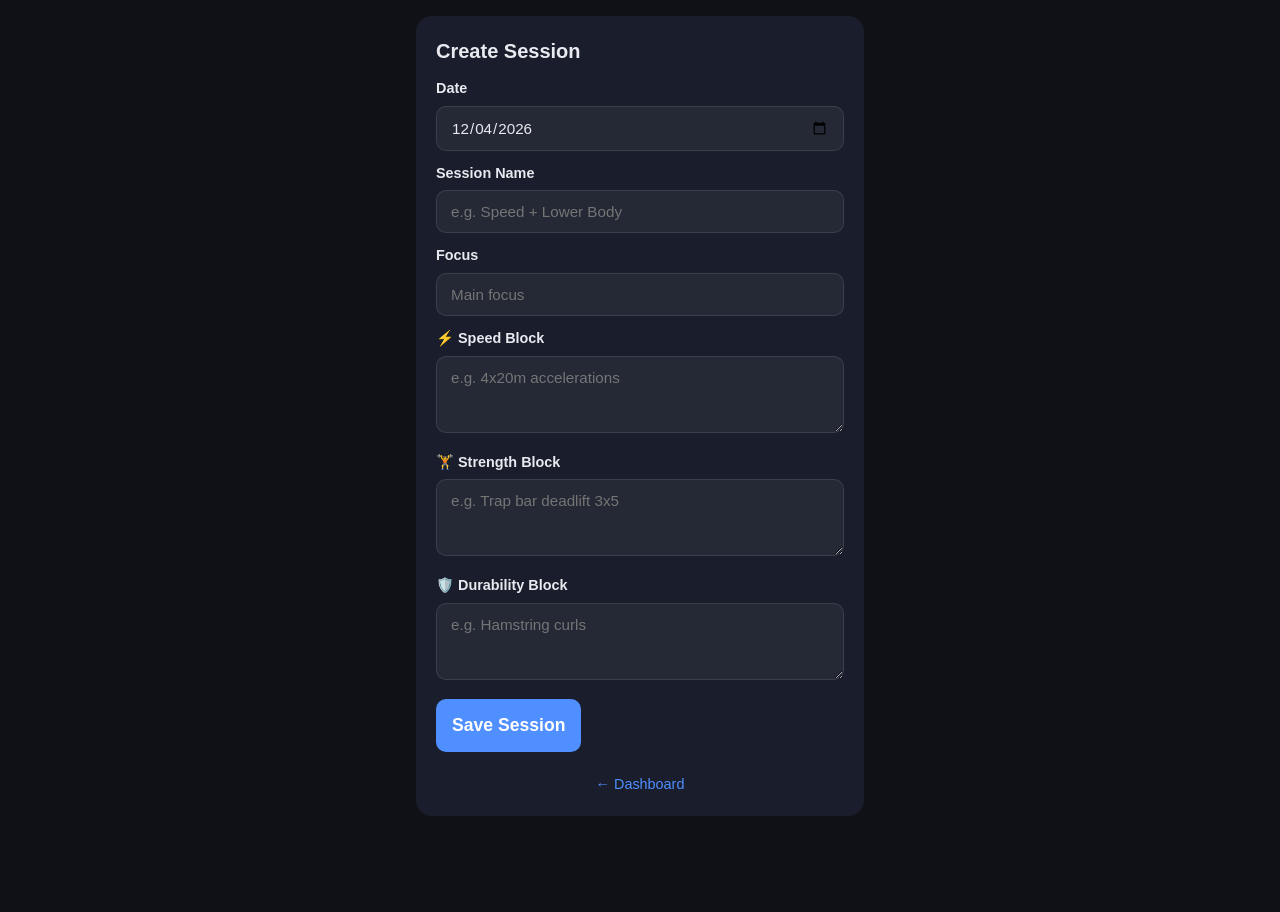
<file: static/session-builder.html>
<!DOCTYPE html>
<html lang="en">
<head>
<meta charset="UTF-8">
<meta name="viewport" content="width=device-width,initial-scale=1,viewport-fit=cover">
<title>Create Session</title>
<link rel="stylesheet" href="/static/style.css">
</head>
<body>
<div class="container">
<div class="card">
<h2>Create Session</h2>
<form id="session-form">
<div class="form-group"><label>Date</label><input type="date" id="sdate" required></div>
<div class="form-group"><label>Session Name</label><input type="text" id="sname" placeholder="e.g. Speed + Lower Body" required></div>
<div class="form-group"><label>Focus</label><input type="text" id="sfocus" placeholder="Main focus"></div>
<div class="form-group"><label>⚡ Speed Block</label><textarea id="sspeed" rows="3" placeholder="e.g. 4x20m accelerations"></textarea></div>
<div class="form-group"><label>🏋️ Strength Block</label><textarea id="sstrength" rows="3" placeholder="e.g. Trap bar deadlift 3x5"></textarea></div>
<div class="form-group"><label>🛡️ Durability Block</label><textarea id="sdurability" rows="3" placeholder="e.g. Hamstring curls"></textarea></div>
<button type="submit" class="btn-primary btn-large">Save Session</button>
</form>
<div class="back-link"><a href="/coach/dashboard?t=coach2026">&larr; Dashboard</a></div>
</div>
</div>
<script>
document.getElementById('sdate').valueAsDate = new Date();
document.getElementById('session-form').addEventListener('submit', async (e) => {
  e.preventDefault();
  const data = {
    date: document.getElementById('sdate').value,
    name: document.getElementById('sname').value,
    focus: document.getElementById('sfocus').value,
    speed: document.getElementById('sspeed').value,
    strength: document.getElementById('sstrength').value,
    durability: document.getElementById('sdurability').value
  };
  await fetch('/api/session/create', {method:'POST', headers:{'Content-Type':'application/json'}, body:JSON.stringify(data)});
  location.href = '/coach/dashboard?t=coach2026';
});
</script>
</body>
</html>
</file>
<file: static/style.css>
/* ── Performance Coach — Mobile-First Styles ─────────────────────── */

:root {
    --bg: #0f1117;
    --card: #1a1d2b;
    --card-hover: #222639;
    --text: #e8eaf0;
    --text-dim: #8b8fa7;
    --accent: #4f8fff;
    --green: #34d399;
    --yellow: #fbbf24;
    --orange: #fb923c;
    --red: #f87171;
    --radius: 16px;
    --radius-sm: 10px;
    --font: -apple-system, BlinkMacSystemFont, 'Segoe UI', Roboto, Helvetica, sans-serif;
}

* { box-sizing: border-box; margin: 0; padding: 0; }

html { font-size: 16px; -webkit-text-size-adjust: 100%; }

body {
    font-family: var(--font);
    background: var(--bg);
    color: var(--text);
    line-height: 1.5;
    min-height: 100dvh;
}

.container {
    max-width: 480px;
    margin: 0 auto;
    padding: 16px;
    padding-bottom: 80px;
}

/* ── Cards ────────────────────────────────────────────────────────── */

.card {
    background: var(--card);
    border-radius: var(--radius);
    padding: 20px;
    margin-bottom: 16px;
}

.card h2 {
    font-size: 1.25rem;
    font-weight: 700;
    margin-bottom: 8px;
}

.card h3 {
    font-size: 1rem;
    font-weight: 600;
    margin: 16px 0 8px;
}

.subtitle {
    color: var(--text-dim);
    font-size: 0.9rem;
    margin-bottom: 16px;
}

/* ── Hero ──────────────────────────────────────────────────────────── */

.hero {
    text-align: center;
    padding: 60px 20px 40px;
}

.hero-icon {
    font-size: 4rem;
    margin-bottom: 12px;
}

.hero h1 {
    font-size: 1.8rem;
    font-weight: 800;
    margin-bottom: 8px;
}

/* ── Buttons ──────────────────────────────────────────────────────── */

.btn-athlete {
    display: block;
    background: var(--card);
    color: var(--text);
    text-decoration: none;
    padding: 18px 24px;
    border-radius: var(--radius-sm);
    font-size: 1.1rem;
    font-weight: 600;
    margin: 8px 0;
    text-align: center;
    border: 1px solid rgba(79,143,255,0.2);
    transition: background 0.2s;
}

.btn-athlete:active {
    background: var(--card-hover);
    transform: scale(0.98);
}

.btn-primary, .btn-coach {
    display: block;
    background: var(--accent);
    color: #fff;
    text-decoration: none;
    padding: 14px 24px;
    border-radius: var(--radius-sm);
    font-size: 1rem;
    font-weight: 600;
    text-align: center;
    border: none;
    cursor: pointer;
    transition: opacity 0.2s;
}

.btn-primary:active, .btn-coach:active { opacity: 0.8; }
.btn-primary:disabled {
    opacity: 0.4;
    cursor: not-allowed;
}

.btn-secondary {
    display: block;
    background: var(--card);
    color: var(--accent);
    text-decoration: none;
    padding: 12px 20px;
    border-radius: var(--radius-sm);
    font-size: 0.9rem;
    font-weight: 500;
    text-align: center;
    border: 1px solid rgba(79,143,255,0.3);
    cursor: pointer;
}

.btn-small {
    padding: 6px 14px;
    font-size: 0.8rem;
    border-radius: 6px;
    border: 1px solid rgba(255,255,255,0.1);
    background: transparent;
    color: var(--text);
    cursor: pointer;
    text-decoration: none;
}

.btn-green { border-color: var(--green); color: var(--green); }

.btn-large { font-size: 1.1rem; padding: 16px; }

.btn-row {
    display: flex;
    flex-direction: column;
    gap: 8px;
    margin-top: 16px;
}

.athlete-links, .coach-link {
    margin-top: 24px;
}

.coach-link {
    margin-top: 40px;
    display: flex;
    gap: 8px;
}

.coach-link a { flex: 1; font-size: 0.85rem; padding: 10px; }

/* ── Rating Groups ────────────────────────────────────────────────── */

.rating-group {
    margin: 16px 0;
}

.rating-group label {
    display: block;
    font-weight: 600;
    font-size: 0.95rem;
    margin-bottom: 8px;
}

.scale {
    display: flex;
    gap: 6px;
    justify-content: space-between;
}

.scale-10 { gap: 4px; }

.btn-rating {
    flex: 1;
    aspect-ratio: 1;
    max-width: 56px;
    border-radius: 12px;
    border: 2px solid rgba(255,255,255,0.1);
    background: var(--card);
    color: var(--text);
    font-size: 1.2rem;
    font-weight: 700;
    cursor: pointer;
    transition: all 0.15s;
}

.btn-rating-sm {
    max-width: 38px;
    font-size: 0.9rem;
    aspect-ratio: 1;
}

.btn-rating.selected {
    background: var(--accent);
    border-color: var(--accent);
    color: #fff;
    transform: scale(1.05);
}

.scale-label {
    display: flex;
    justify-content: space-between;
    color: var(--text-dim);
    font-size: 0.75rem;
    margin-top: 4px;
}

/* ── Form Elements ────────────────────────────────────────────────── */

.form-group {
    margin: 12px 0;
}

.form-group label {
    display: block;
    font-weight: 600;
    font-size: 0.9rem;
    margin-bottom: 6px;
}

input[type="text"],
input[type="password"],
input[type="date"],
textarea {
    width: 100%;
    padding: 12px 14px;
    border-radius: var(--radius-sm);
    border: 1px solid rgba(255,255,255,0.1);
    background: rgba(255,255,255,0.05);
    color: var(--text);
    font-size: 0.95rem;
    font-family: var(--font);
}

textarea { resize: vertical; min-height: 60px; }

.feel-grid {
    display: flex;
    gap: 6px;
}

.feel-option {
    flex: 1;
    cursor: pointer;
}

.feel-option input { display: none; }

.feel-option span {
    display: block;
    text-align: center;
    padding: 10px 6px;
    border-radius: var(--radius-sm);
    border: 1px solid rgba(255,255,255,0.1);
    font-size: 0.8rem;
    transition: all 0.15s;
}

.feel-option input:checked + span {
    background: var(--accent);
    border-color: var(--accent);
    color: #fff;
}

.yesno-row {
    display: flex;
    gap: 8px;
}

.yesno-option { flex: 1; cursor: pointer; }
.yesno-option input { display: none; }
.yesno-option span {
    display: block;
    text-align: center;
    padding: 12px;
    border-radius: var(--radius-sm);
    border: 1px solid rgba(255,255,255,0.1);
    font-weight: 600;
    transition: all 0.15s;
}
.yesno-option input:checked + span {
    background: var(--accent);
    border-color: var(--accent);
    color: #fff;
}

/* ── Readiness Display ────────────────────────────────────────────── */

.readiness-banner {
    text-align: center;
    padding: 12px;
    border-radius: var(--radius-sm);
    font-weight: 700;
    margin-bottom: 16px;
}

.green { background: rgba(52,211,153,0.15); color: var(--green); }
.yellow { background: rgba(251,191,36,0.15); color: var(--yellow); }
.orange { background: rgba(251,146,60,0.15); color: var(--orange); }
.red { background: rgba(248,113,113,0.15); color: var(--red); }

.result-card {
    text-align: center;
    padding: 32px 20px;
}

.big-icon { font-size: 3rem; margin-bottom: 8px; }

.big-score {
    font-size: 2.5rem;
    font-weight: 800;
    margin: 8px 0;
}

.readiness-message {
    font-size: 0.95rem;
    color: var(--text-dim);
    margin: 16px 0;
    line-height: 1.6;
}

/* ── Session Blocks ───────────────────────────────────────────────── */

.block {
    padding: 12px;
    border-radius: var(--radius-sm);
    margin: 10px 0;
}

.speed-block { background: rgba(79,143,255,0.08); border-left: 3px solid var(--accent); }
.strength-block { background: rgba(251,191,36,0.08); border-left: 3px solid var(--yellow); }
.durability-block { background: rgba(52,211,153,0.08); border-left: 3px solid var(--green); }

.block h3 { margin: 0 0 6px; font-size: 0.9rem; }
.block p { font-size: 0.9rem; color: var(--text-dim); line-height: 1.5; }

/* ── Week Grid ────────────────────────────────────────────────────── */

.week-grid {
    display: flex;
    gap: 6px;
    flex-wrap: wrap;
}

.day-card {
    flex: 1;
    min-width: 48px;
    padding: 8px 4px;
    border-radius: 8px;
    text-align: center;
    font-weight: 600;
}

.day-card.green { background: rgba(52,211,153,0.2); color: var(--green); }
.day-card.yellow { background: rgba(251,191,36,0.2); color: var(--yellow); }
.day-card.orange { background: rgba(251,146,60,0.2); color: var(--orange); }
.day-card.red { background: rgba(248,113,113,0.2); color: var(--red); }

.day { display: block; font-size: 0.7rem; font-weight: 400; }
.day-score { display: block; font-size: 1.1rem; }

/* ── Stats ────────────────────────────────────────────────────────── */

.stat-row {
    display: flex;
    gap: 8px;
    margin: 12px 0;
}

.stat {
    flex: 1;
    text-align: center;
    padding: 12px 8px;
    background: rgba(255,255,255,0.03);
    border-radius: var(--radius-sm);
}

.stat-value {
    display: block;
    font-size: 1.5rem;
    font-weight: 800;
}

.stat-label {
    display: block;
    font-size: 0.7rem;
    color: var(--text-dim);
    text-transform: uppercase;
    letter-spacing: 0.5px;
}

/* ── Athlete Cards ────────────────────────────────────────────────── */

.athlete-card {
    background: rgba(255,255,255,0.03);
    border-radius: var(--radius-sm);
    padding: 14px;
    margin: 10px 0;
}

.athlete-header {
    display: flex;
    justify-content: space-between;
    align-items: center;
    margin-bottom: 8px;
}

.readiness-display {
    display: flex;
    justify-content: space-between;
    align-items: center;
    padding: 10px;
    border-radius: 8px;
}

.big-category { font-size: 1.1rem; font-weight: 700; }
.readiness-detail { font-size: 0.8rem; color: var(--text-dim); margin-top: 6px; }
.pending { color: var(--text-dim); font-style: italic; }

/* ── Alerts ───────────────────────────────────────────────────────── */

.alert-row {
    background: rgba(255,255,255,0.03);
    border-radius: var(--radius-sm);
    padding: 12px;
    margin: 8px 0;
    border-left: 3px solid var(--yellow);
}

.alert-row.high { border-left-color: var(--red); }
.alert-row.moderate { border-left-color: var(--orange); }

.alert-header { display: flex; gap: 8px; align-items: center; margin-bottom: 6px; font-size: 0.9rem; }
.alert-type { text-transform: uppercase; font-size: 0.7rem; color: var(--text-dim); }
.alert-severity { font-size: 0.7rem; padding: 2px 6px; border-radius: 4px; text-transform: uppercase; }
.alert-severity.high { background: rgba(248,113,113,0.2); color: var(--red); }
.alert-severity.moderate { background: rgba(251,146,60,0.2); color: var(--orange); }
.alert-reason { font-size: 0.85rem; margin: 4px 0; }
.alert-rec { font-size: 0.8rem; color: var(--text-dim); font-style: italic; }
.alert-date { font-size: 0.7rem; color: var(--text-dim); }
.alert-banner { margin-bottom: 16px; }

.alert-link {
    display: block;
    text-align: center;
    padding: 10px;
    border-radius: var(--radius-sm);
    background: rgba(248,113,113,0.1);
    color: var(--red);
    text-decoration: none;
    font-weight: 600;
}

/* ── Session Rows ─────────────────────────────────────────────────── */

.session-row {
    display: flex;
    gap: 8px;
    align-items: center;
    padding: 8px 0;
    border-bottom: 1px solid rgba(255,255,255,0.05);
    font-size: 0.9rem;
}

.rpe-badge {
    background: rgba(79,143,255,0.15);
    color: var(--accent);
    padding: 2px 8px;
    border-radius: 4px;
    font-size: 0.75rem;
    font-weight: 600;
}

/* ── Recovery ─────────────────────────────────────────────────────── */

.recovery-note {
    background: rgba(52,211,153,0.1);
    color: var(--green);
    padding: 12px;
    border-radius: var(--radius-sm);
    margin: 12px 0;
    font-size: 0.9rem;
    line-height: 1.5;
}

.streak { color: var(--yellow); font-size: 0.95rem; font-weight: 600; }

/* ── Session Preview ──────────────────────────────────────────────── */

.session-preview {
    background: rgba(255,255,255,0.03);
    border-radius: var(--radius-sm);
    padding: 12px;
    margin: 8px 0;
}

/* ── Feedback ─────────────────────────────────────────────────────── */

.feedback-row {
    padding: 10px 0;
    border-bottom: 1px solid rgba(255,255,255,0.05);
    font-size: 0.85rem;
    line-height: 1.6;
}

/* ── Complete State ───────────────────────────────────────────────── */

.complete { text-align: center; }
.complete h2 { margin-top: 8px; }

/* ── Misc ─────────────────────────────────────────────────────────── */

.error {
    color: var(--red);
    font-size: 0.85rem;
    margin-bottom: 12px;
}

.note {
    color: var(--text-dim);
    font-size: 0.8rem;
    margin-top: 16px;
    text-align: center;
}

.back-link {
    margin-top: 20px;
    text-align: center;
}

.back-link a {
    color: var(--accent);
    text-decoration: none;
    font-size: 0.9rem;
}

.app-footer {
    text-align: center;
    padding: 20px;
    color: var(--text-dim);
    font-size: 0.7rem;
}

.date {
    color: var(--text-dim);
    font-size: 0.85rem;
    margin-bottom: 12px;
}

.alert-text { color: var(--red); font-weight: 600; margin: 8px 0; }
.alert-detail { font-size: 0.8rem; color: var(--text-dim); margin: 4px 0; }

/* ── Category Badge ───────────────────────────────────────────────── */

.category-badge {
    display: inline-block;
    padding: 8px 20px;
    border-radius: 20px;
    font-weight: 700;
    font-size: 1.1rem;
}

.category-badge.green { background: rgba(52,211,153,0.2); color: var(--green); }
.category-badge.yellow { background: rgba(251,191,36,0.2); color: var(--yellow); }
.category-badge.orange { background: rgba(251,146,60,0.2); color: var(--orange); }
.category-badge.red { background: rgba(248,113,113,0.2); color: var(--red); }
</file>
